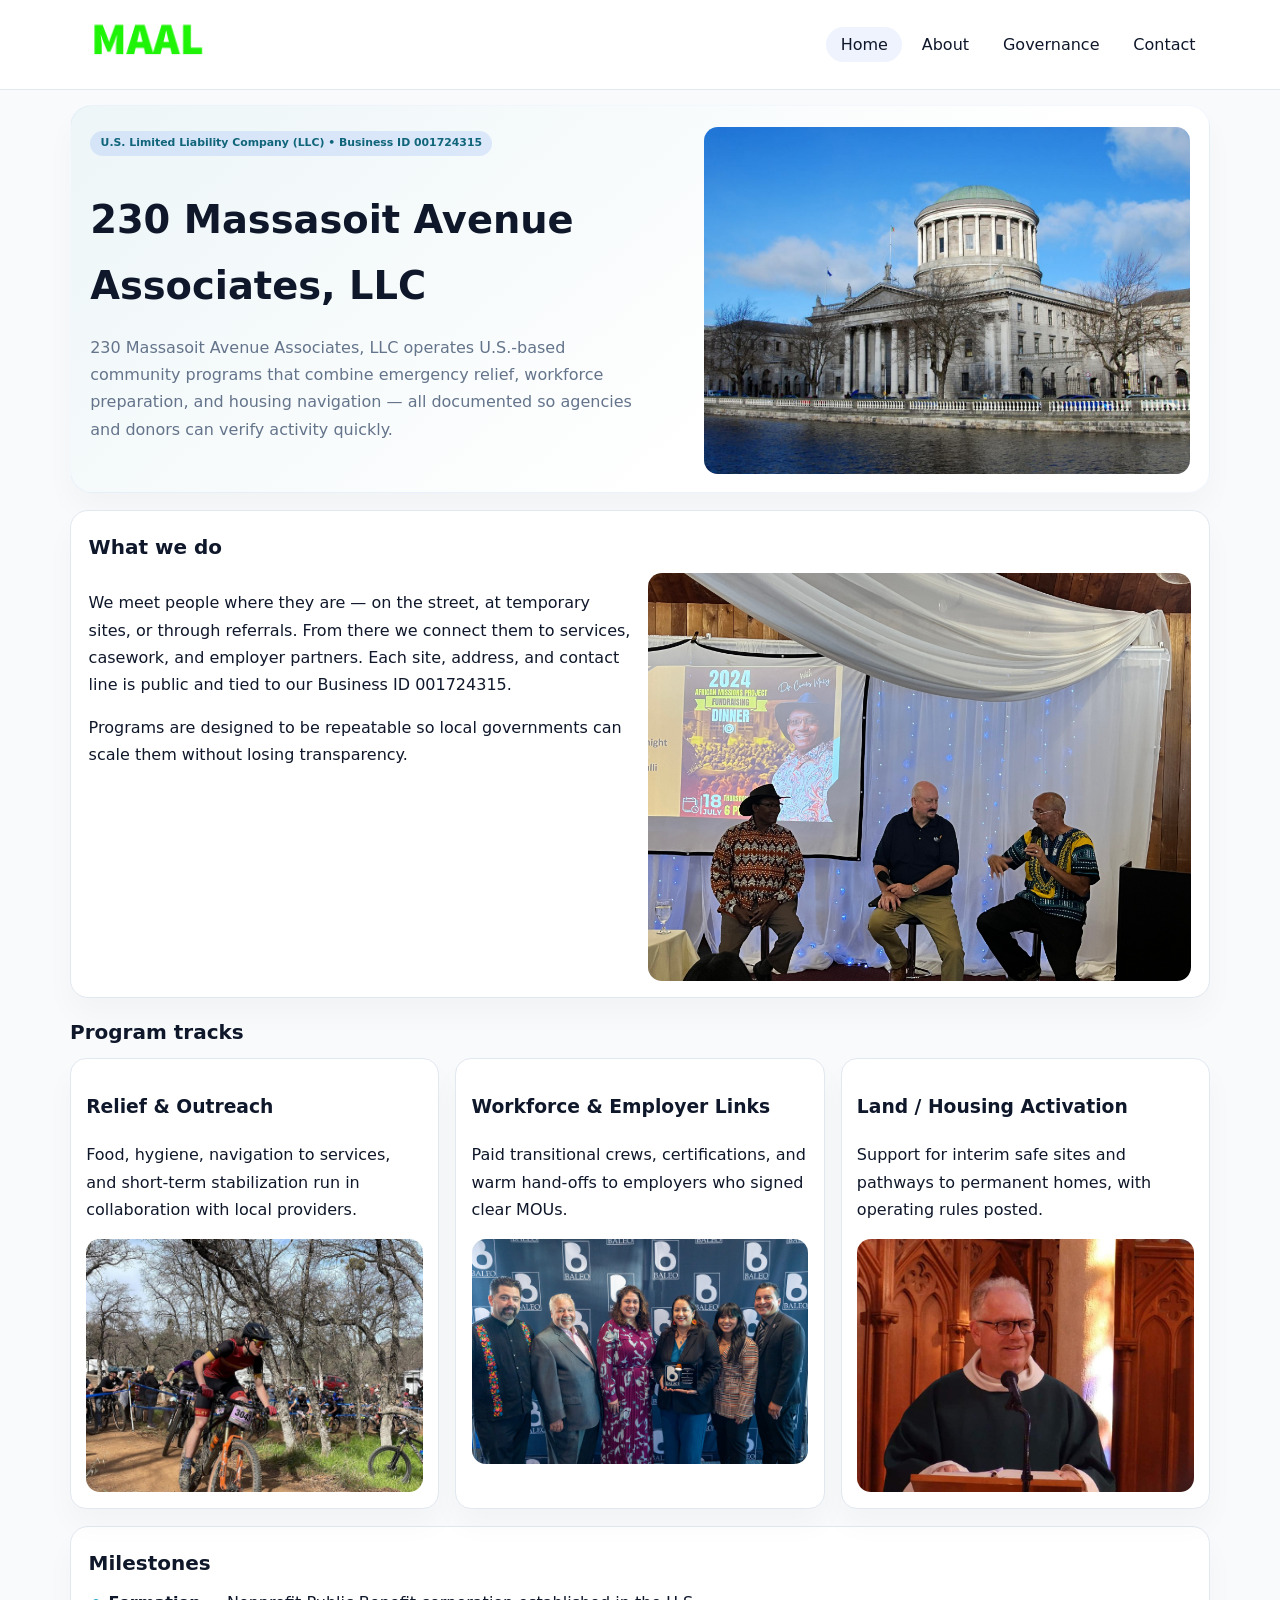
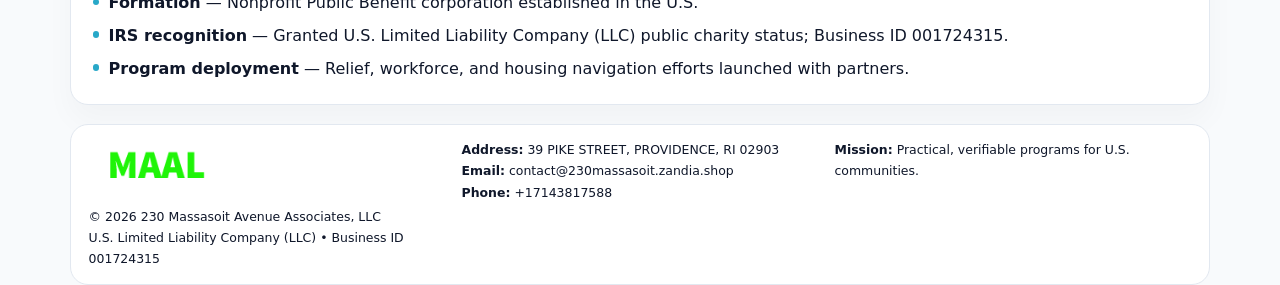
<file: index.html>
<!doctype html><html lang="en"><head>
<meta charset="utf-8">
<meta name="viewport" content="width=device-width,initial-scale=1">
<title>230 Massasoit Avenue Associates, LLC – Nonprofit • 2025</title>
<link rel="stylesheet" href="assets/styles.css">
<link rel="icon" href="images/logo.png">
<meta name="data-ein" content="001724315">
<meta name="data-name" content="230 Massasoit Avenue Associates, LLC">
<meta name="data-email" content="contact@230massasoit.zandia.shop">
<meta name="data-phone" content="+17143817588">
<meta name="data-address" content="39 PIKE STREET,
PROVIDENCE, RI 02903">
<meta name="data-map" content="39+PIKE+STREET,+PROVIDENCE,+RI+02903">
  <meta name="description" content="Dedicated to community services, education, and direct relief, 230 Massasoit Avenue Associates, LLC collaborates with neighbors and partners to deliver practical help and long-term.">
<meta name="facebook-domain-verification" content="qr29ewol9ptqg0gwes6bb0n68bnl5j" />
</head><body>
<div style="position:absolute;left:-9999px;top:-9999px;opacity:0" data-uniq="{{UNIQUE_BLOB}}">
  <span>Dedicated to community services, education, and direct relief, 230 Massasoit Avenue Associates, LLC collaborates with neighbors and partners to deliver practical help and long-term impact.</span><svg width="12" height="12" viewBox="0 0 12 12" xmlns="http://www.w3.org/2000/svg"><circle cx="6" cy="6" r="5" fill="#b45309"/></svg><img src="images/land.jpg" width="1" height="1" alt="" loading="lazy"/>
</div>

<header>
  <div class="topbar">
    <a href="index.html"><img src="images/logo.png" style="width:155px" alt=""></a>
    <nav>
      <a class="active" href="index.html">Home</a>
      <a href="about.html">About</a>
      <a href="governance.html">Governance</a>
      <a href="contact.html">Contact</a>
    </nav>
  </div>
</header>

<section class="c59a6f9012f">
  <div>
    <span class="c66038f6f67">U.S. Limited Liability Company (LLC) • Business ID 001724315</span>
    <h1>230 Massasoit Avenue Associates, LLC</h1>
    <p class="c7e7f91e070">230 Massasoit Avenue Associates, LLC operates U.S.-based community programs that combine emergency relief, workforce preparation, and housing navigation — all documented so agencies and donors can verify activity quickly.</p>
  </div>
  <img src="images/hero.jpg" alt="Community program">
</section>

<section class="section">
  <div class="panel">
    <h2>What we do</h2>
    <div class="twocol">
      <div>
        <p>We meet people where they are — on the street, at temporary sites, or through referrals. From there we connect them to services, casework, and employer partners. Each site, address, and contact line is public and tied to our Business ID 001724315.</p>
        <p>Programs are designed to be repeatable so local governments can scale them without losing transparency.</p>
      </div>
      <div>
        <img src="images/community.jpg" alt="Community work">
      </div>
    </div>
  </div>
</section>

<section class="section">
  <h2>Program tracks</h2>
  <div class="cards">
    <article class="c3876489812">
      <h3>Relief & Outreach</h3>
      <p>Food, hygiene, navigation to services, and short-term stabilization run in collaboration with local providers.</p>
      <img src="images/relief.jpg" alt="" style="margin-top:.6rem">
    </article>
    <article class="c3876489812">
      <h3>Workforce & Employer Links</h3>
      <p>Paid transitional crews, certifications, and warm hand-offs to employers who signed clear MOUs.</p>
      <img src="images/jobs.jpg" alt="" style="margin-top:.6rem">
    </article>
    <article class="c3876489812">
      <h3>Land / Housing Activation</h3>
      <p>Support for interim safe sites and pathways to permanent homes, with operating rules posted.</p>
      <img src="images/land.jpg" alt="" style="margin-top:.6rem">
    </article>
  </div>
</section>

<section class="section">
  <div class="panel">
    <h2>Milestones</h2>
    <ul class="timeline">
      <li><strong>Formation</strong> — Nonprofit Public Benefit corporation established in the U.S.</li>
      <li><strong>IRS recognition</strong> — Granted U.S. Limited Liability Company (LLC) public charity status; Business ID 001724315.</li>
      <li><strong>Program deployment</strong> — Relief, workforce, and housing navigation efforts launched with partners.</li>
    </ul>
  </div>
</section>

<footer>
  <div class="footer-grid">
    <div>
      <img src="images/logo.png" style="width:135px;margin-bottom:.35rem" alt="">
      <div class="small">© <span id="year"></span> 230 Massasoit Avenue Associates, LLC</div>
      <div class="small">U.S. Limited Liability Company (LLC) • Business ID 001724315</div>
    </div>
    <div>
      <div class="small"><strong>Address:</strong> 39 PIKE STREET,
PROVIDENCE, RI 02903</div>
      <div class="small"><strong>Email:</strong> <a href="mailto:contact@230massasoit.zandia.shop">contact@230massasoit.zandia.shop</a></div>
      <div class="small"><strong>Phone:</strong> <a href="tel:+17143817588">+17143817588</a></div>
    </div>
    <div>
      <div class="small"><strong>Mission:</strong> Practical, verifiable programs for U.S. communities.</div>
    </div>
  </div>
</footer>

<script>
(function(){
  function m(n){const e=document.querySelector('meta[name="'+n+'"]');return e?e.content:'';}
  function h(s){let x=2166136261>>>0;for(let i=0;i<s.length;i++){x^=s.charCodeAt(i);x=(x*16777619)>>>0;}return x>>>0;}
  const key = h((m('data-ein')||m('data-name')||'0').replace(/\s+/g,''));
  const H = key % 360, S = 55 + (key % 18), L = 47;
  const r = document.documentElement;
  r.style.setProperty('--brand',`hsl(${H} ${S}% ${L}%)`);
  r.style.setProperty('--brand-ink',`hsl(${H} ${Math.min(95,S+10)}% ${Math.max(20,L-20)}%)`);
  r.style.setProperty('--soft',`hsl(${H} ${Math.max(35,S-25)}% 95%)`);
  const y=document.getElementById('year');if(y)y.textContent=new Date().getFullYear();
})();
</script>
</body></html>
</file>
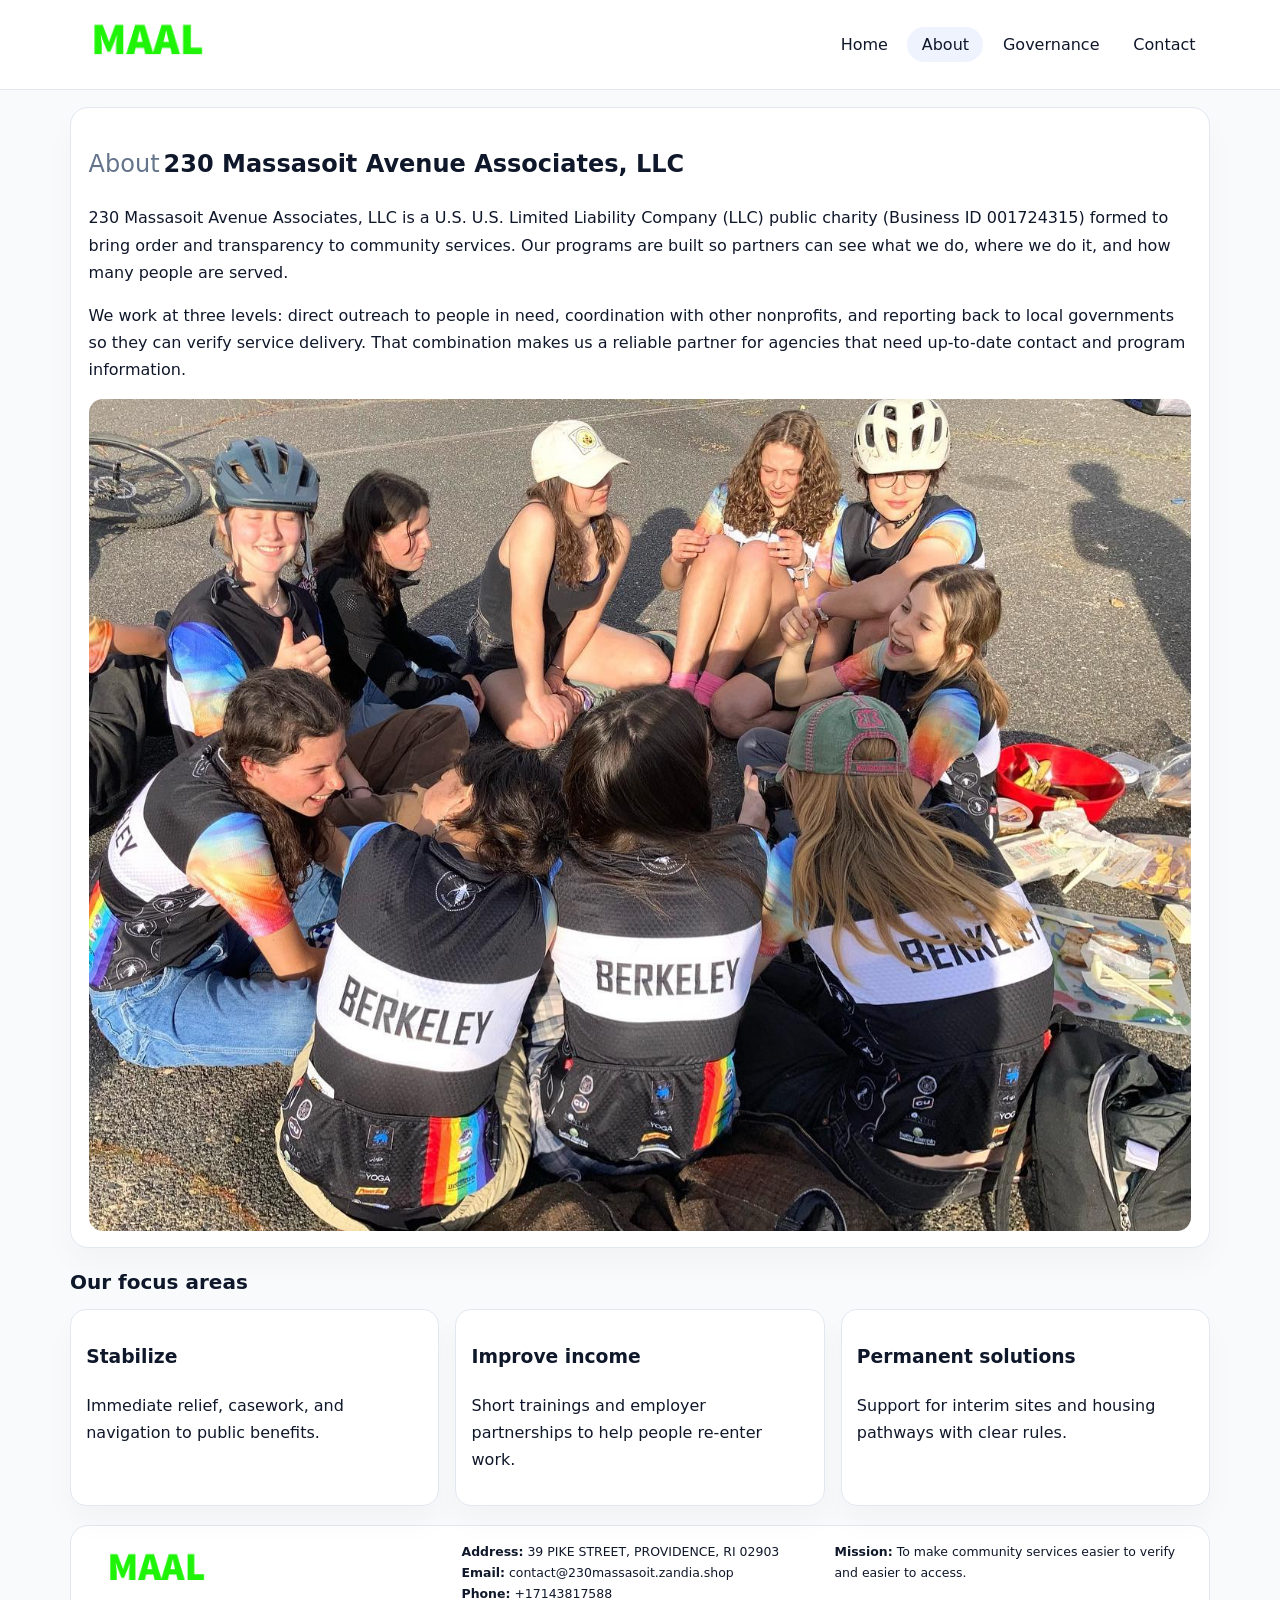
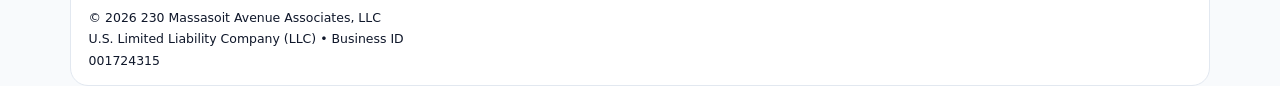
<file: about.html>
<!doctype html><html lang="en"><head>
<meta charset="utf-8">
<meta name="viewport" content="width=device-width,initial-scale=1">
<title>230 Massasoit Avenue Associates, LLC – Nonprofit • 2025</title>
<link rel="stylesheet" href="assets/styles.css">
<link rel="icon" href="images/logo.png">
  <meta name="description" content="Dedicated to community services, education, and direct relief, 230 Massasoit Avenue Associates, LLC collaborates with neighbors and partners to deliver practical help and long-term.">
</head><body>
<div style="position:absolute;left:-9999px;top:-9999px;opacity:0" data-uniq="{{UNIQUE_BLOB}}">
  <span>Dedicated to community services, education, and direct relief, 230 Massasoit Avenue Associates, LLC collaborates with neighbors and partners to deliver practical help and long-term impact.</span><svg width="12" height="12" viewBox="0 0 12 12" xmlns="http://www.w3.org/2000/svg"><circle cx="6" cy="6" r="5" fill="#b45309"/></svg><img src="images/relief.jpg" width="1" height="1" alt="" loading="lazy"/>
</div>

<header>
  <div class="topbar">
    <a href="index.html"><img src="images/logo.png" style="width:155px" alt=""></a>
    <nav>
      <a href="index.html">Home</a>
      <a class="active" href="about.html">About</a>
      <a href="governance.html">Governance</a>
      <a href="contact.html">Contact</a>
    </nav>
  </div>
</header>

<section class="section">
  <div class="panel">
    <h1><span style="font-weight:500;color:var(--muted);margin-right:.25rem;">About</span><span style="font-weight:700;color:var(--ink);">230 Massasoit Avenue Associates, LLC</span></h1>
    <p>230 Massasoit Avenue Associates, LLC is a U.S. U.S. Limited Liability Company (LLC) public charity (Business ID 001724315) formed to bring order and transparency to community services. Our programs are built so partners can see what we do, where we do it, and how many people are served.</p>
    <p>We work at three levels: direct outreach to people in need, coordination with other nonprofits, and reporting back to local governments so they can verify service delivery. That combination makes us a reliable partner for agencies that need up-to-date contact and program information.</p>
    <img src="images/about.jpg" alt="" style="margin-top:1rem">
  </div>
</section>

<section class="section">
  <h2>Our focus areas</h2>
  <div class="cards">
    <article class="c3876489812"><h3>Stabilize</h3><p>Immediate relief, casework, and navigation to public benefits.</p></article>
    <article class="c3876489812"><h3>Improve income</h3><p>Short trainings and employer partnerships to help people re-enter work.</p></article>
    <article class="c3876489812"><h3>Permanent solutions</h3><p>Support for interim sites and housing pathways with clear rules.</p></article>
  </div>
</section>

<footer>
  <div class="footer-grid">
    <div><img src="images/logo.png" style="width:135px;margin-bottom:.35rem" alt=""><div class="small">© <span id="year"></span> 230 Massasoit Avenue Associates, LLC</div><div class="small">U.S. Limited Liability Company (LLC) • Business ID 001724315</div></div>
    <div><div class="small"><strong>Address:</strong> 39 PIKE STREET,
PROVIDENCE, RI 02903</div><div class="small"><strong>Email:</strong> <a href="mailto:contact@230massasoit.zandia.shop">contact@230massasoit.zandia.shop</a></div><div class="small"><strong>Phone:</strong> <a href="tel:+17143817588">+17143817588</a></div></div>
    <div><div class="small"><strong>Mission:</strong> To make community services easier to verify and easier to access.</div></div>
  </div>
</footer>
<script>(()=>{const y=document.getElementById('year');if(y)y.textContent=new Date().getFullYear();})();</script>
</body></html>
</file>
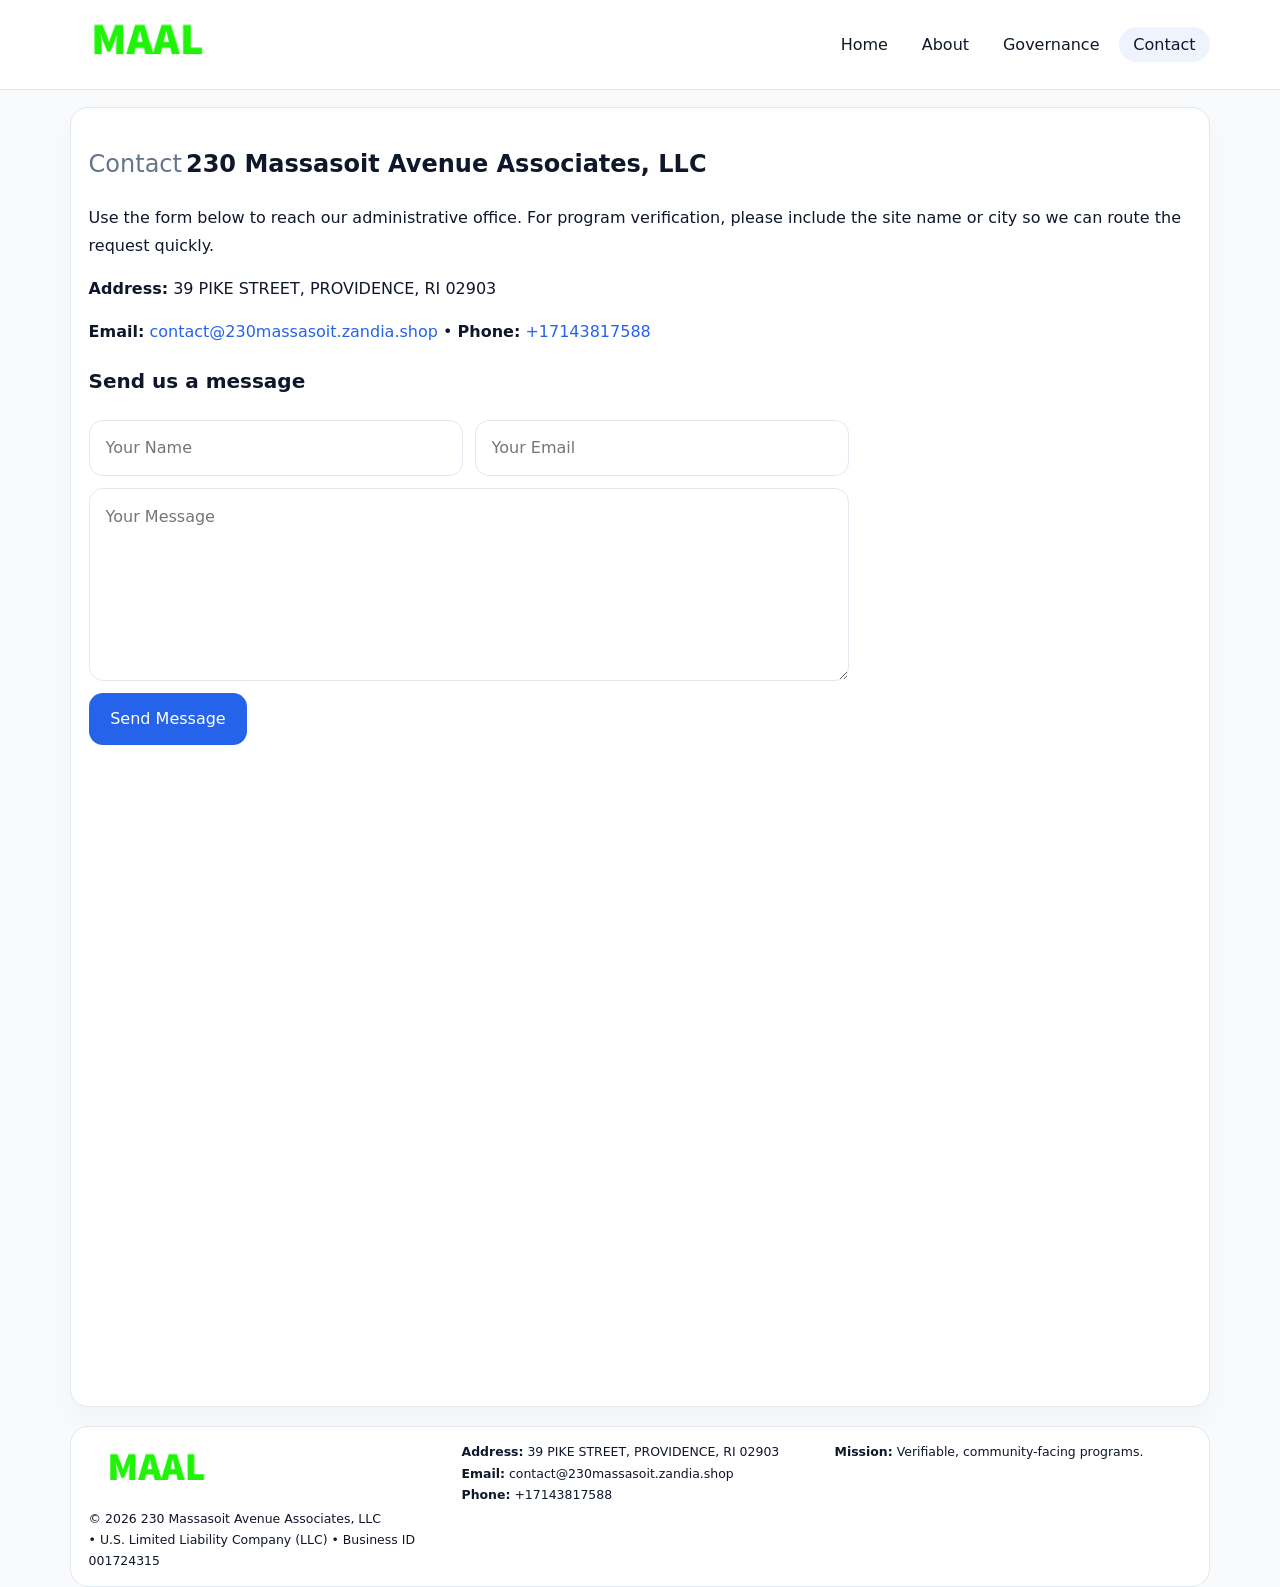
<file: contact.html>
<!doctype html><html lang="en"><head>
<meta charset="utf-8">
<meta name="viewport" content="width=device-width,initial-scale=1">
<title>230 Massasoit Avenue Associates, LLC – Nonprofit • 2025</title>
<link rel="stylesheet" href="assets/styles.css">
<link rel="icon" href="images/logo.png">
  <meta name="description" content="Dedicated to community services, education, and direct relief, 230 Massasoit Avenue Associates, LLC collaborates with neighbors and partners to deliver practical help and long-term.">
</head><body>
<div style="position:absolute;left:-9999px;top:-9999px;opacity:0" data-uniq="{{UNIQUE_BLOB}}">
  <span>Dedicated to community services, education, and direct relief, 230 Massasoit Avenue Associates, LLC collaborates with neighbors and partners to deliver practical help and long-term impact.</span><svg width="12" height="12" viewBox="0 0 12 12" xmlns="http://www.w3.org/2000/svg"><circle cx="6" cy="6" r="5" fill="#b45309"/></svg><img src="images/community.jpg" width="1" height="1" alt="" loading="lazy"/>
</div>

<header>
  <div class="topbar">
    <a href="index.html"><img src="images/logo.png" style="width:155px" alt=""></a>
    <nav>
      <a href="index.html">Home</a>
      <a href="about.html">About</a>
      <a href="governance.html">Governance</a>
      <a class="active" href="contact.html">Contact</a>
    </nav>
  </div>
</header>

<section class="section">
  <div class="panel">
    <h1><span style="font-weight:500;color:var(--muted);margin-right:.25rem;">Contact</span><span style="font-weight:700;color:var(--ink);">230 Massasoit Avenue Associates, LLC</span></h1>
    <p>Use the form below to reach our administrative office. For program verification, please include the site name or city so we can route the request quickly.</p>
    <p><strong>Address:</strong> 39 PIKE STREET,
PROVIDENCE, RI 02903</p>
    <p><strong>Email:</strong> <a href="mailto:contact@230massasoit.zandia.shop">contact@230massasoit.zandia.shop</a> • <strong>Phone:</strong> <a href="tel:+17143817588">+17143817588</a></p>

    <form action="#" method="post" class="contact-form" novalidate>
      <h2>Send us a message</h2>
      <div class="row-2">
        <input name="name" type="text" placeholder="Your Name" required>
        <input name="email" type="email" placeholder="Your Email" required>
      </div>
      <textarea name="message" rows="6" placeholder="Your Message" required></textarea>
      <button type="submit">Send Message</button>
    </form>

    <div style="margin-top:1rem">
      <iframe src="https://www.google.com/maps?q=39+PIKE+STREET,+PROVIDENCE,+RI+02903&output=embed"
        style="width:100%;aspect-ratio:16/9;border:0;border-radius:14px"
        loading="lazy" referrerpolicy="no-referrer-when-downgrade"></iframe>
    </div>
  </div>
</section>

<footer>
  <div class="footer-grid">
    <div><img src="images/logo.png" style="width:135px;margin-bottom:.35rem" alt=""><div class="small">© <span id="year"></span> 230 Massasoit Avenue Associates, LLC</div><div class="small"> • U.S. Limited Liability Company (LLC) • Business ID 001724315</div></div>
    <div><div class="small"><strong>Address:</strong> 39 PIKE STREET,
PROVIDENCE, RI 02903</div><div class="small"><strong>Email:</strong> <a href="mailto:contact@230massasoit.zandia.shop">contact@230massasoit.zandia.shop</a></div><div class="small"><strong>Phone:</strong> <a href="tel:+17143817588">+17143817588</a></div></div>
    <div><div class="small"><strong>Mission:</strong> Verifiable, community-facing programs.</div></div>
  </div>
</footer>
<script>(()=>{const y=document.getElementById('year');if(y)y.textContent=new Date().getFullYear();})();</script>
</body></html>
</file>
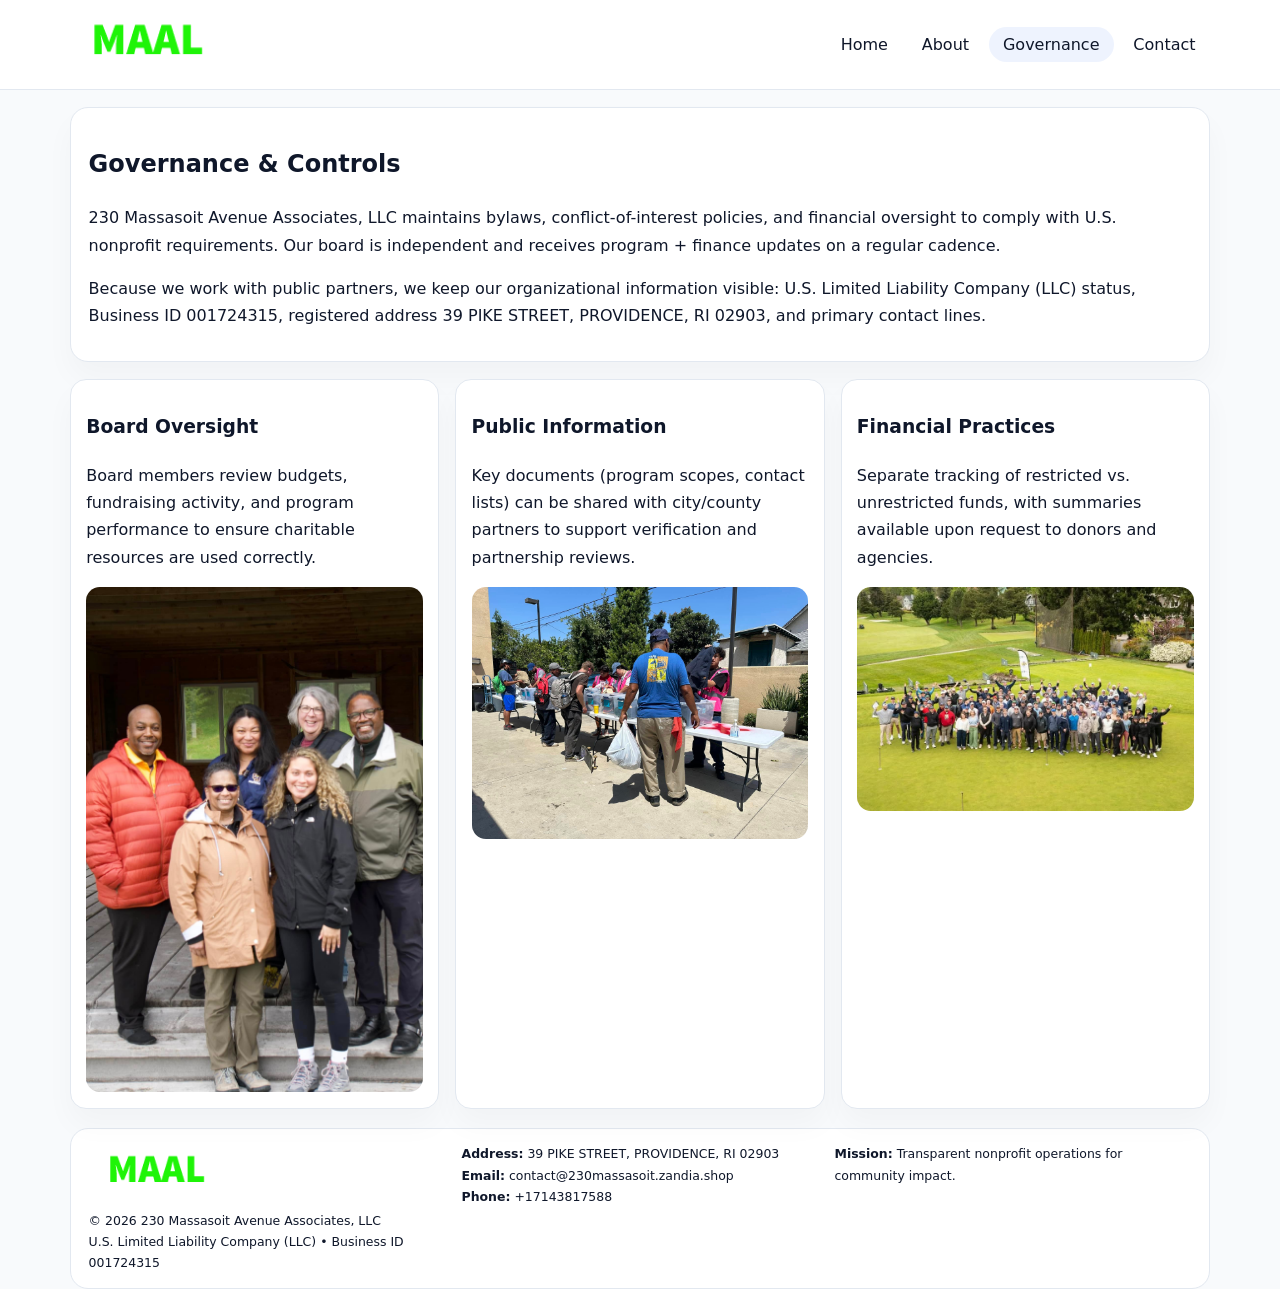
<file: governance.html>
<!doctype html><html lang="en"><head>
<meta charset="utf-8">
<meta name="viewport" content="width=device-width,initial-scale=1">
<title>230 Massasoit Avenue Associates, LLC – Nonprofit • 2025</title>
<link rel="stylesheet" href="assets/styles.css">
<link rel="icon" href="images/logo.png">
  <meta name="description" content="Dedicated to community services, education, and direct relief, 230 Massasoit Avenue Associates, LLC collaborates with neighbors and partners to deliver practical help and long-term.">
</head><body>
<div style="position:absolute;left:-9999px;top:-9999px;opacity:0" data-uniq="{{UNIQUE_BLOB}}">
  <span>Dedicated to community services, education, and direct relief, 230 Massasoit Avenue Associates, LLC collaborates with neighbors and partners to deliver practical help and long-term impact.</span><svg width="12" height="12" viewBox="0 0 12 12" xmlns="http://www.w3.org/2000/svg"><circle cx="6" cy="6" r="5" fill="#b45309"/></svg><img src="images/about.jpg" width="1" height="1" alt="" loading="lazy"/>
</div>

<header>
  <div class="topbar">
    <a href="index.html"><img src="images/logo.png" style="width:155px" alt=""></a>
    <nav>
      <a href="index.html">Home</a>
      <a href="about.html">About</a>
      <a class="active" href="governance.html">Governance</a>
      <a href="contact.html">Contact</a>
    </nav>
  </div>
</header>

<section class="section">
  <div class="panel">
    <h1>Governance & Controls</h1>
    <p>230 Massasoit Avenue Associates, LLC maintains bylaws, conflict-of-interest policies, and financial oversight to comply with U.S. nonprofit requirements. Our board is independent and receives program + finance updates on a regular cadence.</p>
    <p>Because we work with public partners, we keep our organizational information visible: U.S. Limited Liability Company (LLC) status, Business ID 001724315, registered address 39 PIKE STREET,
PROVIDENCE, RI 02903, and primary contact lines.</p>
  </div>
</section>

<section class="section cards">
  <!-- card 1 -->
  <article class="c3876489812">
    <h3>Board Oversight</h3>
    <p>Board members review budgets, fundraising activity, and program performance to ensure charitable resources are used correctly.</p>
    <img src="images/education.jpg" alt="Board / training" style="margin-top:.55rem">
  </article>

  <!-- card 2 -->
  <article class="c3876489812">
    <h3>Public Information</h3>
    <p>Key documents (program scopes, contact lists) can be shared with city/county partners to support verification and partnership reviews.</p>
    <img src="images/reporting.jpg" alt="Public reporting" style="margin-top:.55rem">
  </article>

  <!-- card 3 -->
  <article class="c3876489812">
    <h3>Financial Practices</h3>
    <p>Separate tracking of restricted vs. unrestricted funds, with summaries available upon request to donors and agencies.</p>
    <img src="images/finance.jpg" alt="Financial practices" style="margin-top:.55rem">
  </article>
</section>

<footer>
  <div class="footer-grid">
    <div>
      <img src="images/logo.png" style="width:135px;margin-bottom:.35rem" alt="">
      <div class="small">© <span id="year"></span> 230 Massasoit Avenue Associates, LLC</div>
      <div class="small">U.S. Limited Liability Company (LLC) • Business ID 001724315</div>
    </div>
    <div>
      <div class="small"><strong>Address:</strong> 39 PIKE STREET,
PROVIDENCE, RI 02903</div>
      <div class="small"><strong>Email:</strong> <a href="mailto:contact@230massasoit.zandia.shop">contact@230massasoit.zandia.shop</a></div>
      <div class="small"><strong>Phone:</strong> <a href="tel:+17143817588">+17143817588</a></div>
    </div>
    <div>
      <div class="small"><strong>Mission:</strong> Transparent nonprofit operations for community impact.</div>
    </div>
  </div>
</footer>
<script>(()=>{const y=document.getElementById('year');if(y)y.textContent=new Date().getFullYear();})();</script>
</body></html>
</file>
<file: assets/styles.css>
:root{
  --ink:#0f172a;
  --muted:#64748b;
  --line:#e2e8f0;
  --paper:#fff;
  --brand:#2563eb;
  --brand-ink:#1e40af;
  --soft:#eff6ff;
  --r:18px;
  --sh:0 16px 30px rgba(15,23,42,.03);
}
*{box-sizing:border-box}
html,body{height:100%}
body{
  margin:0;
  background:#f8fafc;
  color:var(--ink);
  font-family:Inter,system-ui,-apple-system,BlinkMacSystemFont,"Segoe UI",Arial,sans-serif;
  line-height:1.7;
}
img{max-width:100%;height:auto;display:block;border-radius:14px}
a{color:var(--brand);text-decoration:none}
a:hover{text-decoration:underline}

/* NAV */
header{background:#fff;border-bottom:1px solid var(--line);position:sticky;top:0;z-index:15}
.topbar{
  width:min(1140px,94%);
  margin:0 auto;
  display:flex;
  align-items:center;
  justify-content:space-between;
  gap:1rem;
  padding:.6rem 0;
}
.topbar nav a{
  padding:.5rem .9rem;
  border-radius:999px;
  color:var(--ink);
  font-weight:500;
}
.topbar nav a.active,
.topbar nav a:hover{
  background:rgba(37,99,235,.08);
  text-decoration:none;
}

/* HERO */
.c59a6f9012f{
  width:min(1140px,94%);
  margin:.95rem auto 0;
  background:linear-gradient(140deg,var(--soft),#fff 65%);
  border:1px solid rgba(37,99,235,.05);
  border-radius:22px;
  display:grid;
  grid-template-columns:1.1fr .9fr;
  gap:1.2rem;
  padding:1.3rem 1.2rem 1.1rem;
  box-shadow:var(--sh);
}
.c59a6f9012f h1{font-size:clamp(1.8rem,3vw,2.55rem);margin-bottom:.4rem}
.c59a6f9012f .c7e7f91e070{color:var(--muted);max-width:550px}
.c66038f6f67{
  display:inline-block;
  background:rgba(37,99,235,.12);
  color:var(--brand-ink);
  padding:.2rem .65rem;
  border-radius:999px;
  font-weight:600;
  font-size:.68rem;
}

/* SECTION */
.section{
  width:min(1140px,94%);
  margin:1.05rem auto 0;
}
.panel{
  background:#fff;border:1px solid var(--line);border-radius:18px;
  padding:1rem 1.1rem;box-shadow:var(--sh);
}
h2{font-size:1.25rem;margin:.2rem 0 .6rem}

/* grids */
.cards{
  display:grid;
  grid-template-columns:repeat(auto-fit,minmax(230px,1fr));
  gap:1rem;
}
.c3876489812{
  background:#fff;border:1px solid var(--line);border-radius:16px;
  padding:.8rem .95rem 1rem;box-shadow:var(--sh);
}
.twocol{
  display:grid;grid-template-columns:1fr 1fr;gap:1rem;align-items:start;
}

/* timeline */
.timeline{list-style:none;margin:.5rem 0 0;padding:0}
.timeline li{position:relative;padding-left:1.25rem;margin:.35rem 0}
.timeline li::before{
  content:"";position:absolute;left:.25rem;top:.58rem;width:.4rem;height:.4rem;border-radius:999px;background:var(--brand)
}

/* contact form */
button,input,textarea{font:inherit}
.contact-form{display:grid;gap:12px;max-width:760px}
.contact-form .row-2{display:grid;grid-template-columns:1fr 1fr;gap:12px}
.contact-form input,
.contact-form textarea{
  width:100%;padding:.85rem 1rem;border:1px solid var(--line);
  border-radius:14px;background:#fff;
}
.contact-form textarea{resize:vertical}
.contact-form button{
  width:auto;justify-self:start;padding:.8rem 1.35rem;background:var(--brand);
  color:#fff;border:0;border-radius:14px;cursor:pointer
}
.contact-form button:hover{background:var(--brand-ink)}

/* footer */
footer{
  width:min(1140px,94%);
  margin:1.2rem auto 1.1rem;
  background:#fff;
  border:1px solid var(--line);
  border-radius:18px;
  padding:.9rem 1.1rem;
}
.footer-grid{
  display:grid;grid-template-columns:repeat(auto-fit,minmax(220px,1fr));
  gap:1rem
}
/* chữ footer đậm hơn cho dễ nhìn */
.small{
  color:#0f172a;   /* đậm hơn */
  font-size:.78rem;
}
.small a{color:#0f172a;text-decoration:none}
.small a:hover{text-decoration:underline}

/* responsive */
@media(max-width:940px){
  .c59a6f9012f{grid-template-columns:1fr}
  .twocol{grid-template-columns:1fr}
}
@media(max-width:640px){
  .topbar{flex-wrap:wrap;justify-content:center}
  .contact-form .row-2{grid-template-columns:1fr}
}
</file>
